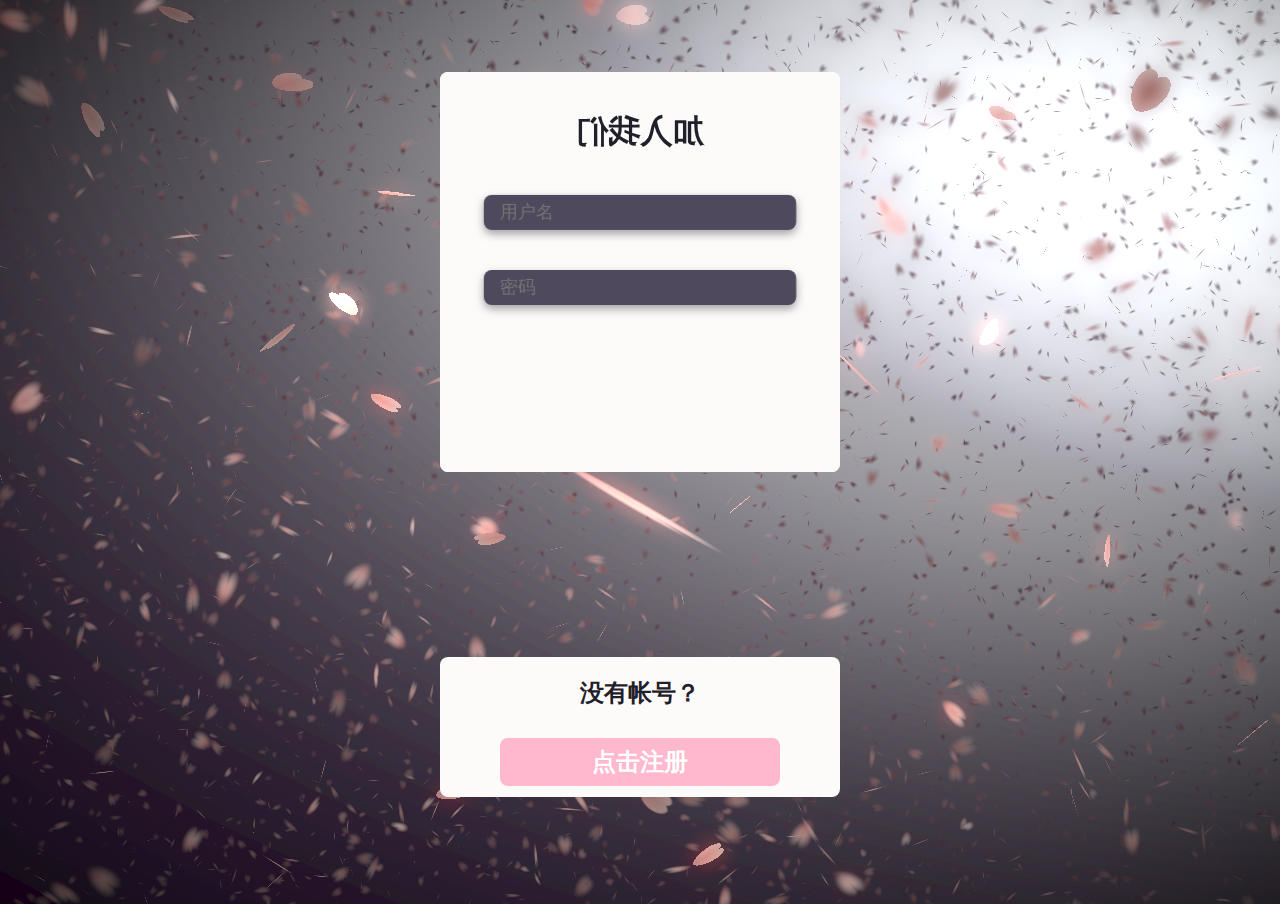
<file: MDB-Pro-4.12/login.html>
<!DOCTYPE html>
<html lang="en">
<head>
  <meta charset="UTF-8">
  <meta http-equiv="X-UA-Compatible" content="IE=edge">
  <link rel="icon" href="img/logo1.png" type="image/x-icon">
  <meta name="viewport" content="width=device-width, initial-scale=1.0">
  <title>登录界面</title>
  <link rel="stylesheet" href="login.css">
</head>
<body>
  <script>
      window.onload=function(){
          document.getElementById("bt1").onclick=function(){
              alert("注册成功！！！");
          } 
         
      }
      
      window.onload=function(){
          document.getElementById("bt22").onclick=function(){
              alert("登录成功！！！");
          }
        }


          window.onload=function(){
          document.getElementById("bt3").onclick=function(){
              alert("登录成功！！！");
          }
        }
  </script>
  
  <div class="switch"><h2>没有帐号？</h2></div>
  <input type="checkbox" style="display: none;" id="change">
    <label for="change">点击注册</label>

  <div class="turn">
    <div class="over">
      <form action="" class="login">
        <h1>欢迎回来</h1>
        <input type="text" placeholder="用户名">
        <input type="password" placeholder="密码">
        <a href="./index.html"><input type="button" class="btn" id="bt22" value="登 录(点击即可)"></a>
        <a href="./index.html"><input type="button" class="btn" id="bt3" value="游客登录"></a>
      </form>
      <form action="" class="sign">
        <h1>加入我们</h1>
        <input type="text" placeholder="用户名">
        <input type="password" placeholder="密码">
        <input type="password" placeholder="确认密码">
        <input type="submit" class="btn" id="bt1" value="注 册" onclick=>
      </form>
    </div>
  </div>
<!-- partial:index.partial.html -->
<canvas id="sakura"></canvas>

<!-- sakura shader -->
<script id="sakura_point_vsh" type="x-shader/x_vertex">
uniform mat4 uProjection;
uniform mat4 uModelview;
uniform vec3 uResolution;
uniform vec3 uOffset;
uniform vec3 uDOF;  //x:focus distance, y:focus radius, z:max radius
uniform vec3 uFade; //x:start distance, y:half distance, z:near fade start

attribute vec3 aPosition;
attribute vec3 aEuler;
attribute vec2 aMisc; //x:size, y:fade

varying vec3 pposition;
varying float psize;
varying float palpha;
varying float pdist;

//varying mat3 rotMat;
varying vec3 normX;
varying vec3 normY;
varying vec3 normZ;
varying vec3 normal;

varying float diffuse;
varying float specular;
varying float rstop;
varying float distancefade;

void main(void) {
    // Projection is based on vertical angle
    vec4 pos = uModelview * vec4(aPosition + uOffset, 1.0);
    gl_Position = uProjection * pos;
    gl_PointSize = aMisc.x * uProjection[1][1] / -pos.z * uResolution.y * 0.5;
    
    pposition = pos.xyz;
    psize = aMisc.x;
    pdist = length(pos.xyz);
    palpha = smoothstep(0.0, 1.0, (pdist - 0.1) / uFade.z);
    
    vec3 elrsn = sin(aEuler);
    vec3 elrcs = cos(aEuler);
    mat3 rotx = mat3(
        1.0, 0.0, 0.0,
        0.0, elrcs.x, elrsn.x,
        0.0, -elrsn.x, elrcs.x
    );
    mat3 roty = mat3(
        elrcs.y, 0.0, -elrsn.y,
        0.0, 1.0, 0.0,
        elrsn.y, 0.0, elrcs.y
    );
    mat3 rotz = mat3(
        elrcs.z, elrsn.z, 0.0, 
        -elrsn.z, elrcs.z, 0.0,
        0.0, 0.0, 1.0
    );
    mat3 rotmat = rotx * roty * rotz;
    normal = rotmat[2];
    
    mat3 trrotm = mat3(
        rotmat[0][0], rotmat[1][0], rotmat[2][0],
        rotmat[0][1], rotmat[1][1], rotmat[2][1],
        rotmat[0][2], rotmat[1][2], rotmat[2][2]
    );
    normX = trrotm[0];
    normY = trrotm[1];
    normZ = trrotm[2];
    
    const vec3 lit = vec3(0.6917144638660746, 0.6917144638660746, -0.20751433915982237);
    
    float tmpdfs = dot(lit, normal);
    if(tmpdfs < 0.0) {
        normal = -normal;
        tmpdfs = dot(lit, normal);
    }
    diffuse = 0.4 + tmpdfs;
    
    vec3 eyev = normalize(-pos.xyz);
    if(dot(eyev, normal) > 0.0) {
        vec3 hv = normalize(eyev + lit);
        specular = pow(max(dot(hv, normal), 0.0), 20.0);
    }
    else {
        specular = 0.0;
    }
    
    rstop = clamp((abs(pdist - uDOF.x) - uDOF.y) / uDOF.z, 0.0, 1.0);
    rstop = pow(rstop, 0.5);
    //-0.69315 = ln(0.5)
    distancefade = min(1.0, exp((uFade.x - pdist) * 0.69315 / uFade.y));
}
</script>
<script id="sakura_point_fsh" type="x-shader/x_fragment">
#ifdef GL_ES
//precision mediump float;
precision highp float;
#endif

uniform vec3 uDOF;  //x:focus distance, y:focus radius, z:max radius
uniform vec3 uFade; //x:start distance, y:half distance, z:near fade start

const vec3 fadeCol = vec3(0.08, 0.03, 0.06);

varying vec3 pposition;
varying float psize;
varying float palpha;
varying float pdist;

//varying mat3 rotMat;
varying vec3 normX;
varying vec3 normY;
varying vec3 normZ;
varying vec3 normal;

varying float diffuse;
varying float specular;
varying float rstop;
varying float distancefade;

float ellipse(vec2 p, vec2 o, vec2 r) {
    vec2 lp = (p - o) / r;
    return length(lp) - 1.0;
}

void main(void) {
    vec3 p = vec3(gl_PointCoord - vec2(0.5, 0.5), 0.0) * 2.0;
    vec3 d = vec3(0.0, 0.0, -1.0);
    float nd = normZ.z; //dot(-normZ, d);
    if(abs(nd) < 0.0001) discard;
    
    float np = dot(normZ, p);
    vec3 tp = p + d * np / nd;
    vec2 coord = vec2(dot(normX, tp), dot(normY, tp));
    
    //angle = 15 degree
    const float flwrsn = 0.258819045102521;
    const float flwrcs = 0.965925826289068;
    mat2 flwrm = mat2(flwrcs, -flwrsn, flwrsn, flwrcs);
    vec2 flwrp = vec2(abs(coord.x), coord.y) * flwrm;
    
    float r;
    if(flwrp.x < 0.0) {
        r = ellipse(flwrp, vec2(0.065, 0.024) * 0.5, vec2(0.36, 0.96) * 0.5);
    }
    else {
        r = ellipse(flwrp, vec2(0.065, 0.024) * 0.5, vec2(0.58, 0.96) * 0.5);
    }
    
    if(r > rstop) discard;
    
    vec3 col = mix(vec3(1.0, 0.8, 0.75), vec3(1.0, 0.9, 0.87), r);
    float grady = mix(0.0, 1.0, pow(coord.y * 0.5 + 0.5, 0.35));
    col *= vec3(1.0, grady, grady);
    col *= mix(0.8, 1.0, pow(abs(coord.x), 0.3));
    col = col * diffuse + specular;
    
    col = mix(fadeCol, col, distancefade);
    
    float alpha = (rstop > 0.001)? (0.5 - r / (rstop * 2.0)) : 1.0;
    alpha = smoothstep(0.0, 1.0, alpha) * palpha;
    
    gl_FragColor = vec4(col * 0.5, alpha);
}
</script>
<!-- effects -->
<script id="fx_common_vsh" type="x-shader/x_vertex">
uniform vec3 uResolution;
attribute vec2 aPosition;

varying vec2 texCoord;
varying vec2 screenCoord;

void main(void) {
    gl_Position = vec4(aPosition, 0.0, 1.0);
    texCoord = aPosition.xy * 0.5 + vec2(0.5, 0.5);
    screenCoord = aPosition.xy * vec2(uResolution.z, 1.0);
}
</script>
<script id="bg_fsh" type="x-shader/x_fragment">
#ifdef GL_ES
//precision mediump float;
precision highp float;
#endif

uniform vec2 uTimes;

varying vec2 texCoord;
varying vec2 screenCoord;

void main(void) {
    vec3 col;
    float c;
    vec2 tmpv = texCoord * vec2(0.8, 1.0) - vec2(0.95, 1.0);
    c = exp(-pow(length(tmpv) * 1.8, 2.0));
    col = mix(vec3(0.02, 0.0, 0.03), vec3(0.96, 0.98, 1.0) * 1.5, c);
    gl_FragColor = vec4(col * 0.5, 1.0);
}
</script>
<script id="fx_brightbuf_fsh" type="x-shader/x_fragment">
#ifdef GL_ES
//precision mediump float;
precision highp float;
#endif
uniform sampler2D uSrc;
uniform vec2 uDelta;

varying vec2 texCoord;
varying vec2 screenCoord;

void main(void) {
    vec4 col = texture2D(uSrc, texCoord);
    gl_FragColor = vec4(col.rgb * 2.0 - vec3(0.5), 1.0);
}
</script>
<script id="fx_dirblur_r4_fsh" type="x-shader/x_fragment">
#ifdef GL_ES
//precision mediump float;
precision highp float;
#endif
uniform sampler2D uSrc;
uniform vec2 uDelta;
uniform vec4 uBlurDir; //dir(x, y), stride(z, w)

varying vec2 texCoord;
varying vec2 screenCoord;

void main(void) {
    vec4 col = texture2D(uSrc, texCoord);
    col = col + texture2D(uSrc, texCoord + uBlurDir.xy * uDelta);
    col = col + texture2D(uSrc, texCoord - uBlurDir.xy * uDelta);
    col = col + texture2D(uSrc, texCoord + (uBlurDir.xy + uBlurDir.zw) * uDelta);
    col = col + texture2D(uSrc, texCoord - (uBlurDir.xy + uBlurDir.zw) * uDelta);
    gl_FragColor = col / 5.0;
}
</script>
<!-- effect fragment shader template -->
<script id="fx_common_fsh" type="x-shader/x_fragment">
#ifdef GL_ES
//precision mediump float;
precision highp float;
#endif
uniform sampler2D uSrc;
uniform vec2 uDelta;

varying vec2 texCoord;
varying vec2 screenCoord;

void main(void) {
    gl_FragColor = texture2D(uSrc, texCoord);
}
</script>
<!-- post processing -->
<script id="pp_final_vsh" type="x-shader/x_vertex">
uniform vec3 uResolution;
attribute vec2 aPosition;
varying vec2 texCoord;
varying vec2 screenCoord;
void main(void) {
    gl_Position = vec4(aPosition, 0.0, 1.0);
    texCoord = aPosition.xy * 0.5 + vec2(0.5, 0.5);
    screenCoord = aPosition.xy * vec2(uResolution.z, 1.0);
}
</script>
<script id="pp_final_fsh" type="x-shader/x_fragment">
#ifdef GL_ES
//precision mediump float;
precision highp float;
#endif
uniform sampler2D uSrc;
uniform sampler2D uBloom;
uniform vec2 uDelta;
varying vec2 texCoord;
varying vec2 screenCoord;
void main(void) {
    vec4 srccol = texture2D(uSrc, texCoord) * 2.0;
    vec4 bloomcol = texture2D(uBloom, texCoord);
    vec4 col;
    col = srccol + bloomcol * (vec4(1.0) + srccol);
    col *= smoothstep(1.0, 0.0, pow(length((texCoord - vec2(0.5)) * 2.0), 1.2) * 0.5);
    col = pow(col, vec4(0.45454545454545)); //(1.0 / 2.2)
    
    gl_FragColor = vec4(col.rgb, 1.0);
    gl_FragColor.a = 1.0;
}
</script>
<!-- partial -->
<script  src="sakura.js"></script>
</body>
</html>
</file>
<file: MDB-Pro-4.12/login.css>
body{
  background-color: #abdde8;
  text-align: center;
  overflow: hidden;
  margin: 0;
}

.switch{
  background-color: #FCFBFA;
  width: 400px;
  height: 140px;
  position: absolute;
  left: 50%;
  margin-left: -200px;
  top: 73%;
  border-radius: 8px;
}
#change:checked+label,
/* +����ѡ��ͬ�����������Ԫ��  */
#change:not(:checked)+label{
  background-color: #FFB8CE;
  color: white;
  width: 280px;
  padding: 8px 0;
  /* ��padding�������ִ�ֱ���� */
  font-size: 24px;
  font-weight: 600;
  position: absolute;
  left: 50%;
  margin-left: -140px;
  top: 82%;
  border-radius: 8px;
  cursor: pointer;
}

/* ��ת�� */
.turn{
  width: 400px;
  height: 400px;
  position: absolute;
  left: 50%;
  margin-left: -200px;
  top: 8%;
  perspective: 800px;
  /* ��ת��ʱ���͸��Ч�� */
}
.over{
  width: 100%;
  height: 100%;
  transform-style: preserve-3d;
  transition: all 1.6s ease;
  /* ��ת����ʱ�� */
  /* ease�������� */
}
#change:checked
~
.turn .over{
  transform: rotateY(180deg);
}
form{
  position: absolute;
  background-color: #FCFBFA;
  height: 100%;
  border-radius: 8px;
  transform-style: preserve-3d;
}
.sign{
  transform: rotateY(180deg);
}

h1, h2{
  color: #1f2029;
  user-select: none;
}
h1{
  margin-top: 38px;
}

input{
  background-color: #4E495D;
  width: 70%;
  height: 35px;
  border-radius: 8px;
  margin-bottom: 20px;
  padding: 0 16px;
  font-size: 18px;
  color: #c4c3ca;
  font-weight: 500;
  outline: none;
  border: none;
  box-shadow: 0 4px 8px 0 rgba(78, 73, 79, .5);
  transform-style: preserve-3d;
  transform: translate3d(0, 0, 1px);
}
.login input:nth-child(-n+3){
 
  margin: 20px 0;
}

.btn{
  background-color: #981E61;
  border: none;
  width: 280px;
  font-size: 20px;
  font-weight: 600;
  padding: 6px 0;
  color: white;
  border-radius: 8px;
  margin-top: 15px;
  cursor: pointer;
}
</file>
